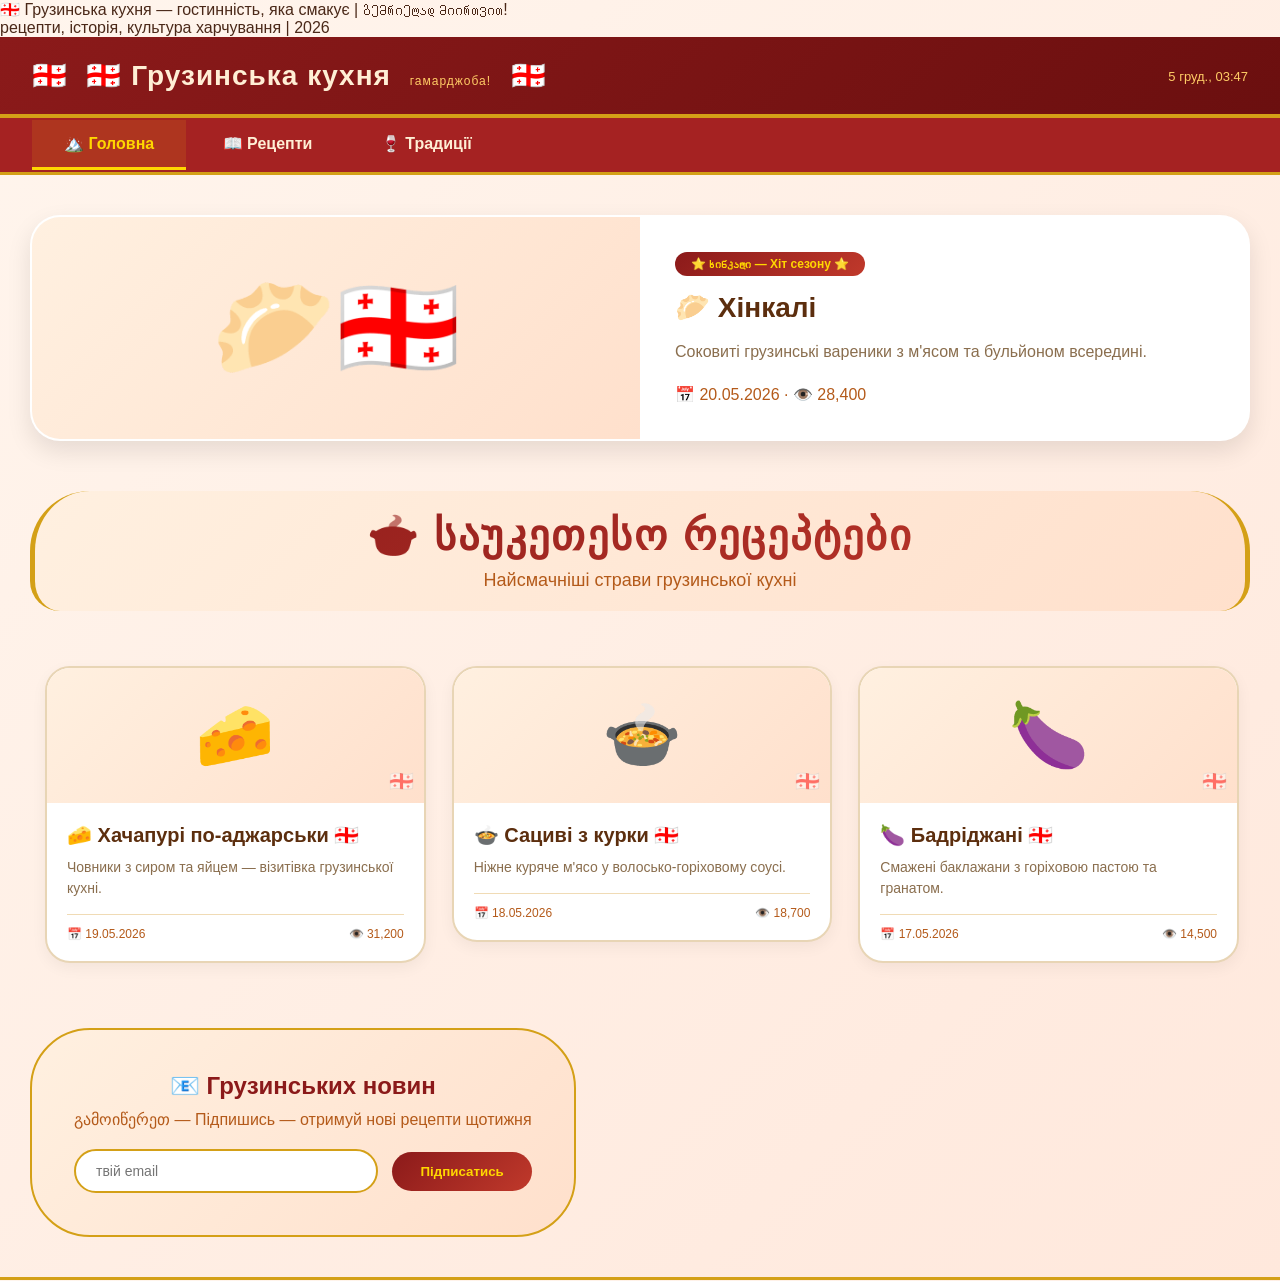
<file: index.html>
<!DOCTYPE html>
<html lang="uk">
<head>
    <meta charset="UTF-8">
    <meta name="viewport" content="width=device-width, initial-scale=1.0">
    <title>🇬🇪 Грузинська кухня — хінкалі, хачапурі, сациві</title>
    <link rel="stylesheet" href="style.css">
</head>
<body>

<table class="site-table">
    <tr class="header-row">
        <td class="header-content">
            <table width="100%">
                <tr>
                    <td align="left">
                        <span class="flag-decoration">🇬🇪</span>
                        <span class="logo" onclick="location.href='index.html'">🇬🇪 Грузинська кухня <small>гамарджоба!</small></span>
                        <span class="flag-decoration" style="margin-left:15px;">🇬🇪</span>
                    </td>
                    <td align="right"><span class="date-time" id="currentDateTime"></span></td>
                </tr>
            </table>
        </td>
    </tr>

    <tr class="tabs-row">
        <td class="tabs-cell">
            <table class="tabs-table">
                <tr>
                    <td align="center">
                        <a href="index.html" class="tab-btn active">🏔️ Головна</a>
                        <a href="recipes.html" class="tab-btn">📖 Рецепти</a>
                        <a href="traditions.html" class="tab-btn">🍷 Традиції</a>
                    </td>
                </tr>
            </table>
        </td>
    </tr>

    <tr>
        <td class="main-content">
            <table class="featured-table" id="featuredRecipe"></table>

            <div class="category-header">
                <h1>🍲 საუკეთესო რეცეპტები</h1>
                <p>Найсмачніші страви грузинської кухні</p>
            </div>

            <table class="recipes-grid" id="popularRecipes"></table>

            <table class="subscribe">
                <tr>
                    <td align="center">
                        <h3>📧 Грузинських новин</h3>
                        <p>გამოიწერეთ — Підпишись — отримуй нові рецепти щотижня</p>
                        <div class="subscribe-form">
                            <input type="email" id="subEmail" placeholder="твій email">
                            <button onclick="subscribeNews()">Підписатись</button>
                        </div>
                    </td>
                </tr>
            </table>
        </td>
    </tr>

    <tr class="footer">
        <tr>
            <p>🇬🇪 Грузинська кухня — гостинність, яка смакує | Გემრიელად მიირთვით!</p>
            <p>рецепти, історія, культура харчування | 2026</p>
        </td>
    </tr>
</table>

<div class="scroll-top" id="scrollTop" onclick="window.scrollTo({top:0, behavior:'smooth'})">↑</div>

<div id="modal" class="modal" onclick="if(event.target===this) closeModal()">
    <div class="modal-content">
        <div class="modal-header"><h2 id="modalTitle"></h2><span class="close-modal" onclick="closeModal()">&times;</span></div>
        <div class="modal-body" id="modalBody"></div>
    </div>
</div>

<script>
    const allRecipes = [
        { id: 1, title: "🥟 Хінкалі", excerpt: "Соковиті грузинські вареники з м'ясом та бульйоном всередині.", content: "Тісто: борошно 500г, вода 200мл, сіль, олія. Начинка: яловичина 300г, свинина 200г, цибуля 2шт, кінза, перець, сіль, вода 100мл. Замісити тісто, розкачати. Додати начинку, защипати зверху хвостиком. Варити у киплячій воді 12-15 хвилин. Подавати з меленим чорним перцем. Გემრიელად მიირთვით!", emoji: "🥟", date: "2026-05-20", views: 28400, category: "Рецепт" },
        { id: 2, title: "🧀 Хачапурі по-аджарськи", excerpt: "Човники з сиром та яйцем — візитівка грузинської кухні.", content: "Тісто: борошно 400г, вода 200мл, дріжджі 7г, цукор, сіль. Начинка: сулугуні 300г, адигейський сир 200г, яйце 2шт, вершкове масло 50г. Випікати 15 хвилин при 200°C, потім додати яйце і ще на 5 хвилин. Подавати з вершковим маслом.", emoji: "🧀", date: "2026-05-19", views: 31200, category: "Рецепт" },
        { id: 3, title: "🍲 Сациві з курки", excerpt: "Ніжне куряче м'ясо у волосько-горіховому соусі.", content: "Курка 1.5кг вариться, потім обсмажується. Соус: волоські горіхи 300г, часник 4 зубчики, хмелі-сунелі 1ст.л., шафран, курячий бульйон 500мл. Залити соусом курку, варити 15 хвилин. Подавати охолодженим.", emoji: "🍲", date: "2026-05-18", views: 18700, category: "Рецепт" },
        { id: 4, title: "🍆 Бадріджані", excerpt: "Смажені баклажани з горіховою пастою та гранатом.", content: "Баклажани 4шт нарізати вздовж, обсмажити. Начинка: волоські горіхи 200г, часник 3 зубчики, кінза, хмелі-сунелі 1ч.л., винний оцет 1ст.л. Намазати начинку на баклажани, згорнути рулетом. Прикрасити зернами граната.", emoji: "🍆", date: "2026-05-17", views: 14500, category: "Рецепт" }
    ];

    const featured = allRecipes[0];
    const popular = [allRecipes[1], allRecipes[2], allRecipes[3]];

    function formatDate(dateStr) {
        const d = new Date(dateStr);
        return d.getDate().toString().padStart(2,'0') + '.' + (d.getMonth()+1).toString().padStart(2,'0') + '.' + d.getFullYear();
    }

    function openModal(item) {
        document.getElementById('modalTitle').innerHTML = item.title;
        document.getElementById('modalBody').innerHTML = 
            '<div class="modal-emoji">' + item.emoji + '</div>' +
            '<div class="modal-meta"><span>📅 ' + formatDate(item.date) + '</span><span>👁️ ' + item.views.toLocaleString() + '</span><span>📌 ' + item.category + '</span><span>🇬🇪</span></div>' +
            '<p style="line-height:1.6; color:#5c2e0e;">' + item.content + '</p>';
        document.getElementById('modal').style.display = 'block';
    }

    function closeModal() {
        document.getElementById('modal').style.display = 'none';
    }

    function subscribeNews() {
        const email = document.getElementById('subEmail').value;
        if(email) alert('🇬🇪 გამარჯვება! На ' + email + ' надіслано підтвердження.');
        else alert('Введи email');
    }

    function renderFeatured() {
        document.getElementById('featuredRecipe').innerHTML = 
            '<tr><td class="featured-emoji-cell">🥟🇬🇪</td>' +
            '<td class="featured-content-cell">' +
            '<div class="featured-badge">⭐ Ხინკალი — Хіт сезону ⭐</div>' +
            '<div class="featured-title">' + featured.title + '</div>' +
            '<div class="featured-excerpt">' + featured.excerpt + '</div>' +
            '<div><span style="color:#b45a1a;">📅 ' + formatDate(featured.date) + ' · 👁️ ' + featured.views.toLocaleString() + '</span></div>' +
            '</td></tr>';
        document.querySelector('.featured-table').onclick = () => openModal(featured);
    }

    function renderPopular() {
        let html = '<tr>';
        for(let i = 0; i < popular.length; i++) {
            const r = popular[i];
            html += '<td width="33%"><div class="recipe-card" onclick="openModal(popular[' + i + '])">' +
                '<div class="recipe-emoji">' + r.emoji + '</div>' +
                '<div class="recipe-content">' +
                '<div class="recipe-title">' + r.title + ' 🇬🇪</div>' +
                '<div class="recipe-excerpt">' + r.excerpt + '</div>' +
                '<div class="recipe-meta">' +
                '<span>📅 ' + formatDate(r.date) + '</span>' +
                '<span>👁️ ' + r.views.toLocaleString() + '</span>' +
                '</div></div></div></td>';
            if((i+1) % 3 === 0 && i+1 < popular.length) html += '</tr><tr>';
        }
        html += '</tr>';
        document.getElementById('popularRecipes').innerHTML = html;
    }

    function updateDateTime() {
        const d = new Date();
        document.getElementById('currentDateTime').innerHTML = d.toLocaleString('uk-UA', { hour:'2-digit', minute:'2-digit', day:'numeric', month:'short' });
    }

    setInterval(updateDateTime, 1000);
    updateDateTime();
    renderFeatured();
    renderPopular();

    window.addEventListener('scroll', function() {
        const el = document.getElementById('scrollTop');
        if(window.scrollY > 300) el.classList.add('show');
        else el.classList.remove('show');
    });
</script>
</body>
</html>
</file>
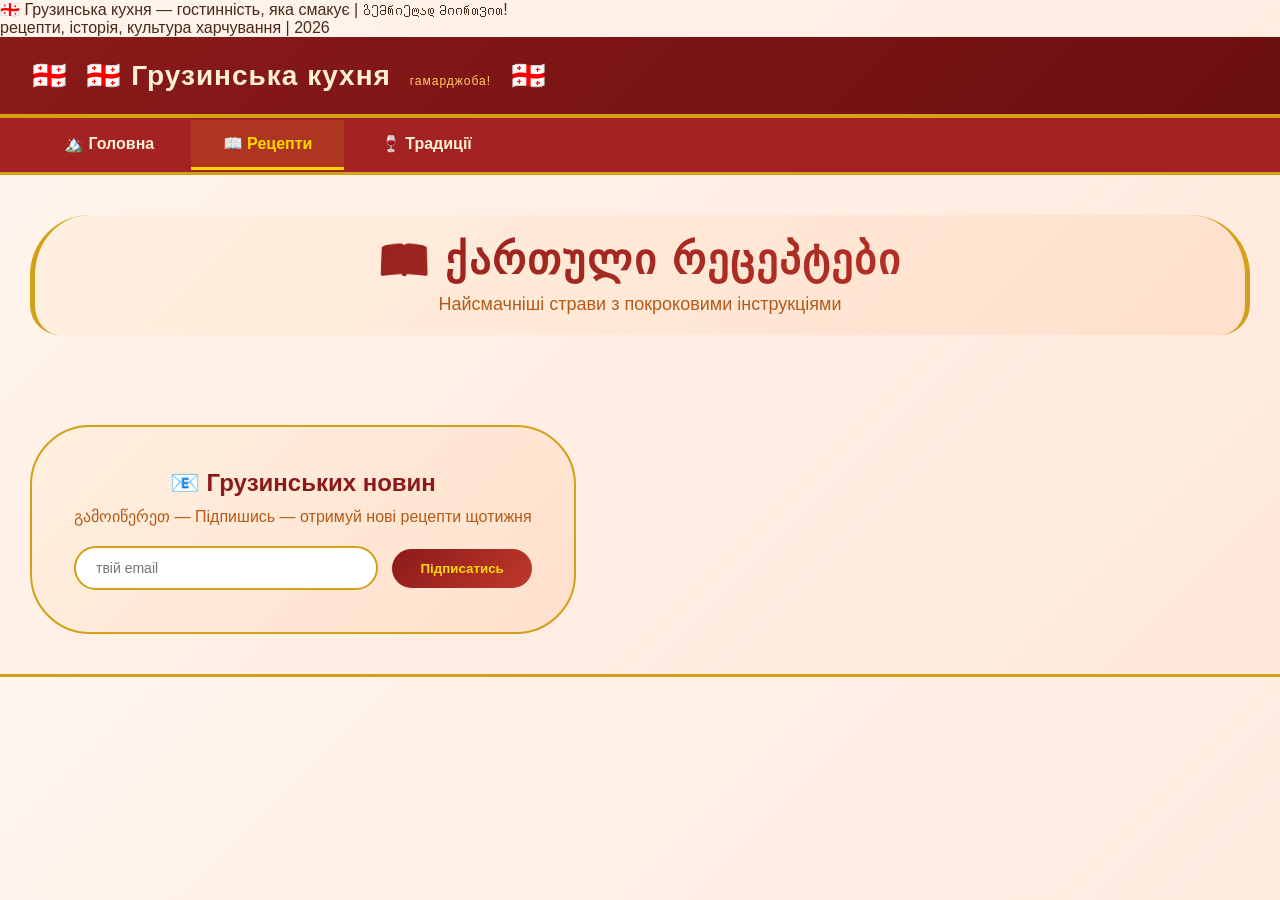
<file: recipes.html>
<!DOCTYPE html>
<html lang="uk">
<head>
    <meta charset="UTF-8">
    <meta name="viewport" content="width=device-width, initial-scale=1.0">
    <title>📖 Рецепти | Грузинська кухня</title>
    <link rel="stylesheet" href="style.css">
</head>
<body>

<table class="site-table">
    <tr class="header-row">
        <td class="header-content">
            <table width="100%">
                <tr>
                    <td align="left">
                        <span class="flag-decoration">🇬🇪</span>
                        <span class="logo" onclick="location.href='index.html'">🇬🇪 Грузинська кухня <small>гамарджоба!</small></span>
                        <span class="flag-decoration" style="margin-left:15px;">🇬🇪</span>
                    </td>
                    <td align="right"><span class="date-time" id="currentDateTime"></span></td>
                </tr>
            </table>
        </td>
    </tr>

    <tr class="tabs-row">
        <td class="tabs-cell">
            <table class="tabs-table">
                <tr>
                    <td align="center">
                        <a href="index.html" class="tab-btn">🏔️ Головна</a>
                        <a href="recipes.html" class="tab-btn active">📖 Рецепти</a>
                        <a href="traditions.html" class="tab-btn">🍷 Традиції</a>
                    </td>
                </tr>
            </table>
        </td>
    </tr>

    <tr>
        <td class="main-content">
            <div class="category-header">
                <h1>📖 ქართული რეცეპტები</h1>
                <p>Найсмачніші страви з покроковими інструкціями</p>
            </div>

            <table class="recipes-grid" id="allRecipes"></table>

            <table class="subscribe">
                <tr>
                    <td align="center">
                        <h3>📧 Грузинських новин</h3>
                        <p>გამოიწერეთ — Підпишись — отримуй нові рецепти щотижня</p>
                        <div class="subscribe-form">
                            <input type="email" id="subEmail" placeholder="твій email">
                            <button onclick="subscribeNews()">Підписатись</button>
                        </div>
                    </td>
                </tr>
            </table>
        </td>
    </tr>

    <tr class="footer">
        <tr>
            <p>🇬🇪 Грузинська кухня — гостинність, яка смакує | Გემრიელად მიირთვით!</p>
            <p>рецепти, історія, культура харчування | 2026</p>
        </td>
    </tr>
</table>

<div class="scroll-top" id="scrollTop" onclick="window.scrollTo({top:0, behavior:'smooth'})">↑</div>

<div id="modal" class="modal" onclick="if(event.target===this) closeModal()">
    <div class="modal-content">
        <div class="modal-header"><h2 id="modalTitle"></h2><span class="close-modal" onclick="closeModal()">&times;</span></div>
        <div class="modal-body" id="modalBody"></div>
    </div>
</div>

<script>
    const allRecipes = [
        { id: 1, title: "🥟 Хінкалі", excerpt: "Соковиті грузинські вареники з м'ясом та бульйоном всередині.", content: "Тісто: борошно 500г, вода 200мл, сіль, олія. Начинка: яловичина 300г, свинина 200г, цибуля 2шт, кінза, перець, сіль, вода 100мл. Замісити тісто, розкачати. Додати начинку, защипати зверху хвостиком. Варити у киплячій воді 12-15 хвилин. Подавати з меленим чорним перцем. Გემრიელად მიირთვით!", emoji: "🥟", date: "2026-05-20", views: 28400, category: "Рецепт" },
        { id: 2, title: "🧀 Хачапурі по-аджарськи", excerpt: "Човники з сиром та яйцем — візитівка грузинської кухні.", content: "Тісто: борошно 400г, вода 200мл, дріжджі 7г, цукор, сіль. Начинка: сулугуні 300г, адигейський сир 200г, яйце 2шт, вершкове масло 50г. Випікати 15 хвилин при 200°C, потім додати яйце і ще на 5 хвилин. Подавати з вершковим маслом.", emoji: "🧀", date: "2026-05-19", views: 31200, category: "Рецепт" },
        { id: 3, title: "🍲 Сациві з курки", excerpt: "Ніжне куряче м'ясо у волосько-горіховому соусі.", content: "Курка 1.5кг вариться, потім обсмажується. Соус: волоські горіхи 300г, часник 4 зубчики, хмелі-сунелі 1ст.л., шафран, курячий бульйон 500мл. Залити соусом курку, варити 15 хвилин. Подавати охолодженим.", emoji: "🍲", date: "2026-05-18", views: 18700, category: "Рецепт" },
        { id: 4, title: "🍆 Бадріджані", excerpt: "Смажені баклажани з горіховою пастою та гранатом.", content: "Баклажани 4шт нарізати вздовж, обсмажити. Начинка: волоські горіхи 200г, часник 3 зубчики, кінза, хмелі-сунелі 1ч.л., винний оцет 1ст.л. Намазати начинку на баклажани, згорнути рулетом. Прикрасити зернами граната.", emoji: "🍆", date: "2026-05-17", views: 14500, category: "Рецепт" },
        { id: 5, title: "🍖 Шашлик по-грузинськи", excerpt: "Соковите м'ясо, мариноване у винному оцті з травами.", content: "Свинина або яловичина 1.5кг нарізати шматками. Маринад: винний оцет 100мл, цибуля 3шт, кінза, петрушка, хмелі-сунелі, сіль, перець. Маринувати 6-8 годин. Смажити на вугіллі 15-20 хвилин.", emoji: "🍖", date: "2026-05-16", views: 22200, category: "Рецепт" },
        { id: 6, title: "🍯 Чурчхела", excerpt: "Грузинський десерт із виноградного соку та горіхів.", content: "Горіхи (волоські, фундук) нанизати на нитку. Виноградний сік (пеламуш) уварювати з борошном 1 годину. Вмочити нитки з горіхами в суміш, повторити 3-5 разів. Сушити 2 тижні.", emoji: "🍯", date: "2026-05-15", views: 16800, category: "Рецепт" }
    ];

    function formatDate(dateStr) {
        const d = new Date(dateStr);
        return d.getDate().toString().padStart(2,'0') + '.' + (d.getMonth()+1).toString().padStart(2,'0') + '.' + d.getFullYear();
    }

    function openModal(item) {
        document.getElementById('modalTitle').innerHTML = item.title;
        document.getElementById('modalBody').innerHTML = 
            '<div class="modal-emoji">' + item.emoji + '</div>' +
            '<div class="modal-meta"><span>📅 ' + formatDate(item.date) + '</span><span>👁️ ' + item.views.toLocaleString() + '</span><span>📌 ' + item.category + '</span><span>🇬🇪</span></div>' +
            '<p style="line-height:1.6; color:#5c2e0e;">' + item.content + '</p>';
        document.getElementById('modal').style.display = 'block';
    }

    function closeModal() {
        document.getElementById('modal').style.display = 'none';
    }

    function subscribeNews() {
        const email = document.getElementById('subEmail').value;
        if(email) alert('🇬🇪 გამარჯვება! На ' + email + ' надіслано підтвердження.');
        else alert('Введи email');
    }

    function renderAllRecipes() {
        let html = '<tr>';
        for(let i = 0; i < allRecipes.length; i++) {
            const r = allRecipes[i];
            html += '<td width="33%"><div class="recipe-card" onclick="openModal
</file>
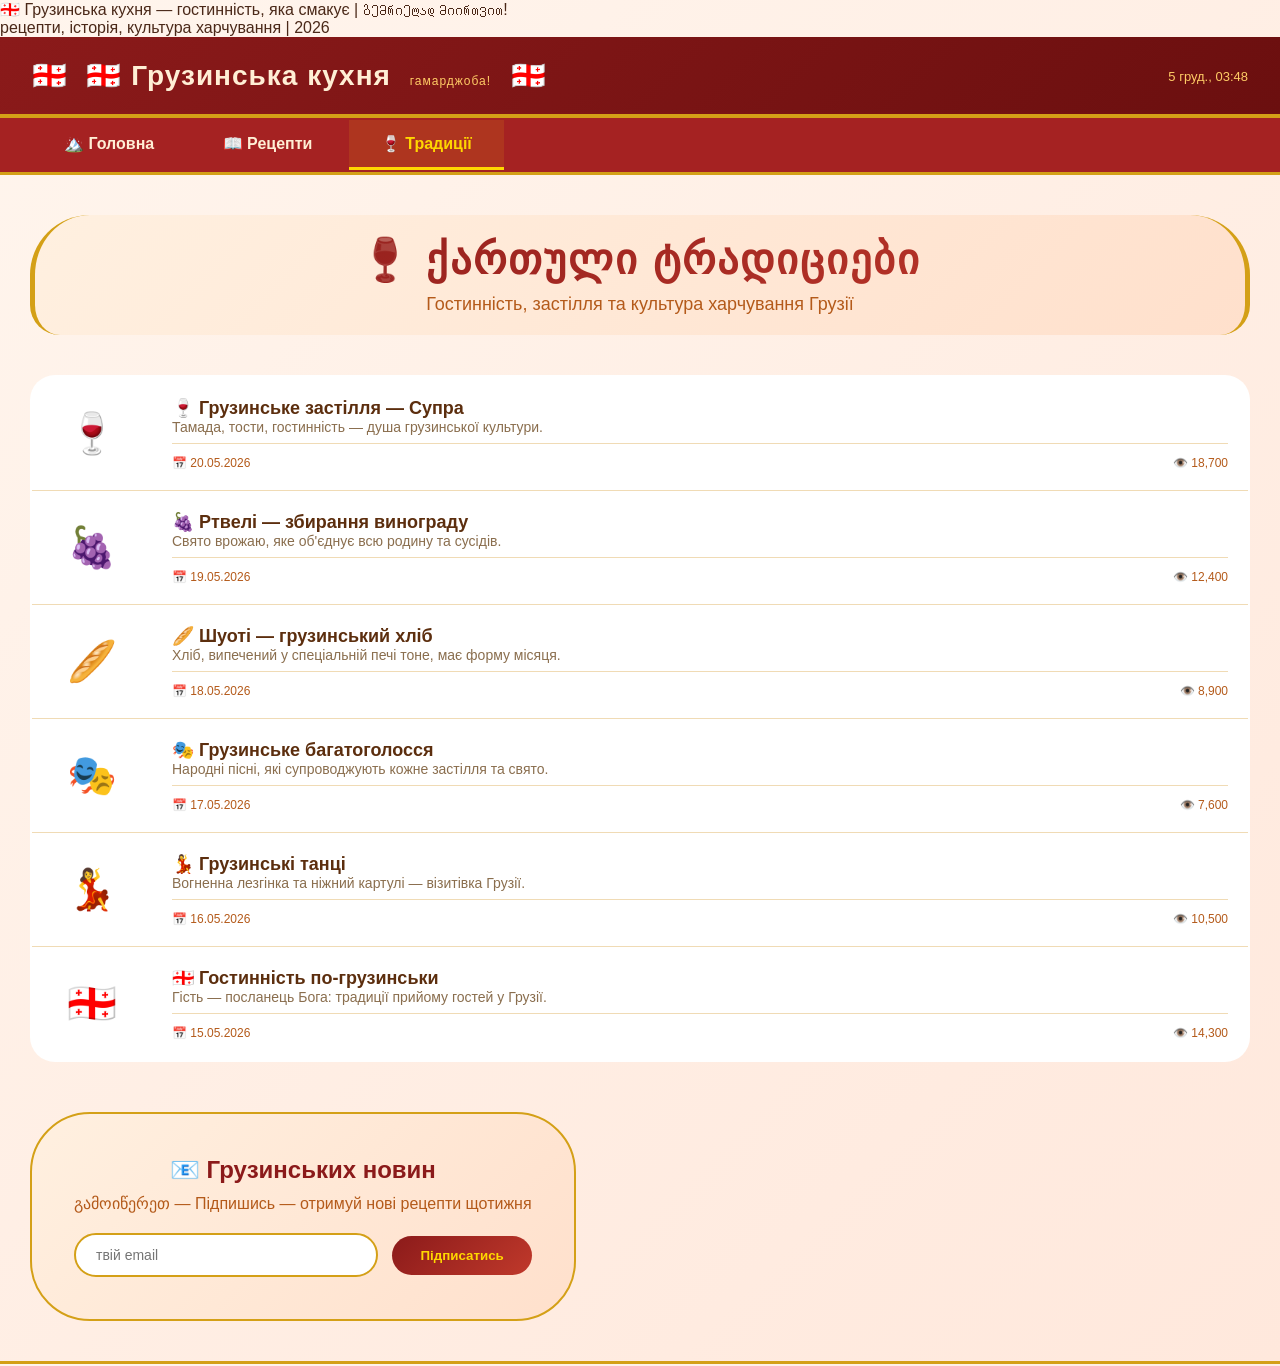
<file: traditions.html>
<!DOCTYPE html>
<html lang="uk">
<head>
    <meta charset="UTF-8">
    <meta name="viewport" content="width=device-width, initial-scale=1.0">
    <title>🍷 Традиції | Грузинська кухня</title>
    <link rel="stylesheet" href="style.css">
</head>
<body>

<table class="site-table">
    <tr class="header-row">
        <td class="header-content">
            <table width="100%">
                <tr>
                    <td align="left">
                        <span class="flag-decoration">🇬🇪</span>
                        <span class="logo" onclick="location.href='index.html'">🇬🇪 Грузинська кухня <small>гамарджоба!</small></span>
                        <span class="flag-decoration" style="margin-left:15px;">🇬🇪</span>
                    </td>
                    <td align="right"><span class="date-time" id="currentDateTime"></span></td>
                </tr>
            </table>
        </td>
    </tr>

    <tr class="tabs-row">
        <td class="tabs-cell">
            <table class="tabs-table">
                <tr>
                    <td align="center">
                        <a href="index.html" class="tab-btn">🏔️ Головна</a>
                        <a href="recipes.html" class="tab-btn">📖 Рецепти</a>
                        <a href="traditions.html" class="tab-btn active">🍷 Традиції</a>
                    </td>
                </tr>
            </table>
        </td>
    </tr>

    <tr>
        <td class="main-content">
            <div class="category-header">
                <h1>🍷 ქართული ტრადიციები</h1>
                <p>Гостинність, застілля та культура харчування Грузії</p>
            </div>

            <table class="traditions-list" id="traditionsList"><tr>

            <table class="subscribe">
                <tr>
                    <td align="center">
                        <h3>📧 Грузинських новин</h3>
                        <p>გამოიწერეთ — Підпишись — отримуй нові рецепти щотижня</p>
                        <div class="subscribe-form">
                            <input type="email" id="subEmail" placeholder="твій email">
                            <button onclick="subscribeNews()">Підписатись</button>
                        </div>
                    </td>
                </tr>
            </table>
        </td>
    </tr>

    <tr class="footer">
        <tr>
            <p>🇬🇪 Грузинська кухня — гостинність, яка смакує | Გემრიელად მიირთვით!</p>
            <p>рецепти, історія, культура харчування | 2026</p>
        </td>
    </tr>
</table>

<div class="scroll-top" id="scrollTop" onclick="window.scrollTo({top:0, behavior:'smooth'})">↑</div>

<div id="modal" class="modal" onclick="if(event.target===this) closeModal()">
    <div class="modal-content">
        <div class="modal-header"><h2 id="modalTitle"></h2><span class="close-modal" onclick="closeModal()">&times;</span></div>
        <div class="modal-body" id="modalBody"></div>
    </div>
</div>

<script>
    const traditions = [
        {
            id: 1,
            title: "🍷 Грузинське застілля — Супра",
            excerpt: "Тамада, тости, гостинність — душа грузинської культури.",
            content: "Грузинське застілля — це не просто їжа, а ціла філософія. Тамада веде бенкет, виголошуючи тости за мир, дружбу, родину, кохання, гостинність та пам'ять предків. Традиційно гості сидять за великим столом, наповненим стравами: сациві, хінкалі, хачапурі, шашлик, лобіо. Жодне застілля не обходиться без вина. Гостинність для грузинів — священне поняття: 'Старійшини кажуть, що гість — посланець Бога'. Застілля може тривати годинами, а то й до ранку, під супра — спів народних пісень.",
            emoji: "🍷",
            date: "2026-05-20",
            views: 18700,
            category: "Традиція"
        },
        {
            id: 2,
            title: "🍇 Ртвелі — збирання винограду",
            excerpt: "Свято врожаю, яке об'єднує всю родину та сусідів.",
            content: "Ртвелі — традиційне грузинське свято збору винограду. Воно відбувається восени, зазвичай у вересні-жовтні. Вся родина, сусіди та друзі збираються разом, щоб зібрати виноград та приготувати вино. Це день радості, пісень, танців та, звісно ж, смачної їжі. Після роботи всі сідають за святковий стіл. Вино, зроблене власноруч у глиняних глечиках — квеврі, вважається найкращим. Традиція квеврі навіть включена до списку нематеріальної спадщини ЮНЕСКО.",
            emoji: "🍇",
            date: "2026-05-19",
            views: 12400,
            category: "Традиція"
        },
        {
            id: 3,
            title: "🥖 Шуоті — грузинський хліб",
            excerpt: "Хліб, випечений у спеціальній печі тоне, має форму місяця.",
            content: "Шуоті — це традиційний грузинський хліб, який випікають у глиняній печі тоне. Він має витягнуту форму, схожу на півмісяць. Хліб випікають прямо на стінках печі, тому він має хрустку скоринку та м'яку середину. Шуоті подають до майже кожної страви. У Грузії існує традиція: ламати хліб разом — символ миру та злагоди. Жодне застілля не починається без хліба. Існує також повір'я, що той, хто випікає хліб, передає йому частинку своєї душі.",
            emoji: "🥖",
            date: "2026-05-18",
            views: 8900,
            category: "Традиція"
        },
        {
            id: 4,
            title: "🎭 Грузинське багатоголосся",
            excerpt: "Народні пісні, які супроводжують кожне застілля та свято.",
            content: "Грузинське багатоголосся — унікальне явище, визнане ЮНЕСКО шедевром усної нематеріальної спадщини. Існує три види багатоголосся: східногрузинське (діалог трьох голосів), західногрузинське та сванеське. На кожному застіллі гості співають народні пісні. Особливо відомі пісні 'Чакруло', 'Мравалжамієр', 'Суліко'. Співають і чоловіки, і жінки. Традиція передається з покоління в покоління, і жодна урочистість не обходиться без живого співу.",
            emoji: "🎭",
            date: "2026-05-17",
            views: 7600,
            category: "Традиція"
        },
        {
            id: 5,
            title: "💃 Грузинські танці",
            excerpt: "Вогненна лезгінка та ніжний картулі — візитівка Грузії.",
            content: "Грузинські народні танці вражають своєю грацією та енергією. Найвідоміші — 'Картулі' (ніжний танець закоханих, де чоловік танцює навколо жінки, не торкаючись її) та 'Лезгінка' (швидкий чоловічий танець на пальцях). Також відомі танець 'Хоруми' — древній войовничий танець, та 'Саміка' — жіночий танець зі свічками. Танці супроводжують усі свята: весілля, дні народження, національні фестивалі. Національний балет 'Сухішвілі' відомий на весь світ.",
            emoji: "💃",
            date: "2026-05-16",
            views: 10500,
            category: "Традиція"
        },
        {
            id: 6,
            title: "🇬🇪 Гостинність по-грузинськи",
            excerpt: "Гість — посланець Бога: традиції прийому гостей у Грузії.",
            content: "У Грузії існує прислів'я: 'Гість — посланець Бога'. Тому кожного гостя зустрічають з особливою пошаною. Гостя саджають на найпочесніше місце — 'деда' (найкраще місце за столом). Його пригощають найкращими стравами та вином. Хазяїн особисто нарізає м'ясо та пригощає гостя. Відмовитися від частування вважається образою. Гість не повинен йти голодним. Навіть якщо гість зайшов на хвилину, йому обов'язково запропонують каву, чай або вино та частування.",
            emoji: "🇬🇪",
            date: "2026-05-15",
            views: 14300,
            category: "Традиція"
        }
    ];

    function formatDate(dateStr) {
        const d = new Date(dateStr);
        return d.getDate().toString().padStart(2,'0') + '.' + (d.getMonth()+1).toString().padStart(2,'0') + '.' + d.getFullYear();
    }

    function openModal(item) {
        document.getElementById('modalTitle').innerHTML = item.title;
        document.getElementById('modalBody').innerHTML = 
            '<div class="modal-emoji">' + item.emoji + '</div>' +
            '<div class="modal-meta">' +
                '<span>📅 ' + formatDate(item.date) + '</span>' +
                '<span>👁️ ' + item.views.toLocaleString() + '</span>' +
                '<span>📌 ' + item.category + '</span>' +
                '<span>🇬🇪</span>' +
            '</div>' +
            '<p style="line-height:1.6; color:#5c2e0e;">' + item.content + '</p>';
        document.getElementById('modal').style.display = 'block';
    }

    function closeModal() {
        document.getElementById('modal').style.display = 'none';
    }

    function subscribeNews() {
        const email = document.getElementById('subEmail').value;
        if(email) {
            alert('🇬🇪 გამარჯვება! На ' + email + ' надіслано підтвердження.');
        } else {
            alert('Введи email');
        }
    }

    function renderTraditions() {
        let html = '';
        for (let i = 0; i < traditions.length; i++) {
            const t = traditions[i];
            html += '<tr class="tradition-item" onclick="openModal(traditions[' + i + '])">';
            html += '<td class="tradition-emoji" align="center">' + t.emoji + '</td>';
            html += '<td>';
            html += '<div class="tradition-title">' + t.title + '</div>';
            html += '<div class="tradition-excerpt">' + t.excerpt + '</div>';
            html += '<div class="recipe-meta" style="margin-top:8px;">';
            html += '<span>📅 ' + formatDate(t.date) + '</span>';
            html += '<span>👁️ ' + t.views.toLocaleString() + '</span>';
            html += '</div>';
            html += '</td>';
            html += '</tr>';
        }
        document.getElementById('traditionsList').innerHTML = html;
    }

    function updateDateTime() {
        const d = new Date();
        const options = { hour: '2-digit', minute: '2-digit', day: 'numeric', month: 'short' };
        document.getElementById('currentDateTime').innerHTML = d.toLocaleString('uk-UA', options);
    }

    setInterval(updateDateTime, 1000);
    updateDateTime();
    renderTraditions();

    window.addEventListener('scroll', function() {
        const el = document.getElementById('scrollTop');
        if(window.scrollY > 300) {
            el.classList.add('show');
        } else {
            el.classList.remove('show');
        }
    });

    window.openModal = openModal;
    window.closeModal = closeModal;
    window.subscribeNews = subscribeNews;
    window.traditions = traditions;
</script>
</body>
</html>
</file>
<file: style.css>
* {
    margin: 0;
    padding: 0;
}

body {
    font-family: 'Segoe UI', Tahoma, Geneva, Verdana, sans-serif;
    background: linear-gradient(135deg, #fff5ed 0%, #ffe8dc 100%);
    color: #4a2818;
}

.site-table {
    width: 100%;
    border-collapse: collapse;
}

/* шапка з грузинським прапором */
.header-row {
    background: linear-gradient(135deg, #8b1a1a 0%, #6b0f0f 100%);
    border-bottom: 4px solid #d4a017;
    position: relative;
}

.header-content {
    padding: 20px 30px;
}

.flag-decoration {
    display: inline-block;
    margin-right: 15px;
    font-size: 28px;
    vertical-align: middle;
}

.logo {
    font-size: 28px;
    font-weight: bold;
    cursor: pointer;
    color: #ffefd5;
    text-decoration: none;
    letter-spacing: 1px;
    display: inline-block;
    vertical-align: middle;
}

.logo small {
    font-size: 12px;
    font-weight: normal;
    color: #ffcc66;
    margin-left: 10px;
}

.date-time {
    font-size: 13px;
    color: #ffcc66;
    text-align: right;
}

/* вкладки з грузинським акцентом */
.tabs-row {
    background: #a52222;
    border-bottom: 3px solid #d4a017;
}

.tabs-cell {
    padding: 0 30px;
}

.tab-btn {
    padding: 14px 32px;
    font-size: 16px;
    font-weight: 600;
    color: #ffefd5;
    text-decoration: none;
    display: inline-block;
    border-bottom: 3px solid transparent;
    transition: 0.3s;
}

.tab-btn:hover {
    color: #ffd700;
    background: rgba(255, 215, 0, 0.1);
}

.tab-btn.active {
    color: #ffd700;
    border-bottom: 3px solid #ffd700;
    background: rgba(255, 215, 0, 0.1);
}

/* основний контент */
.main-content {
    padding: 40px 30px;
    width: 100%;
    max-width: 1200px;
    margin: 0 auto;
}

/* заголовки з грузинським орнаментом */
.category-header {
    text-align: center;
    margin-bottom: 40px;
    padding: 20px;
    background: linear-gradient(135deg, #fff0e0, #ffe0cc);
    border-radius: 60px 60px 30px 30px;
    border-left: 5px solid #d4a017;
    border-right: 5px solid #d4a017;
}

.category-header h1 {
    font-size: 42px;
    font-weight: bold;
    background: linear-gradient(135deg, #8b1a1a, #c0392b);
    -webkit-background-clip: text;
    background-clip: text;
    color: transparent;
    margin-bottom: 10px;
    letter-spacing: 2px;
}

.category-header p {
    font-size: 18px;
    color: #b45a1a;
}

/* головна стаття */
.featured-table {
    width: 100%;
    border-collapse: collapse;
    background: #ffffff;
    border: 2px solid #d4a017;
    border-radius: 30px;
    overflow: hidden;
    margin-bottom: 50px;
    cursor: pointer;
    box-shadow: 0 10px 25px rgba(0, 0, 0, 0.1);
    transition: 0.3s;
}

.featured-table:hover {
    transform: scale(1.01);
    box-shadow: 0 15px 35px rgba(139, 26, 26, 0.2);
    border-color: #8b1a1a;
}

.featured-emoji-cell {
    background: linear-gradient(135deg, #fff0e0, #ffe0cc);
    text-align: center;
    font-size: 100px;
    padding: 50px;
    width: 50%;
}

.featured-content-cell {
    padding: 35px;
    vertical-align: middle;
    background: white;
}

.featured-badge {
    background: linear-gradient(135deg, #8b1a1a, #c0392b);
    color: #ffd700;
    padding: 5px 16px;
    border-radius: 30px;
    font-size: 12px;
    font-weight: bold;
    display: inline-block;
    margin-bottom: 15px;
}

.featured-title {
    font-size: 28px;
    font-weight: bold;
    margin-bottom: 15px;
    color: #5c2e0e;
}

.featured-excerpt {
    color: #8a6e4e;
    margin-bottom: 20px;
    line-height: 1.6;
}

/* сітка рецептів */
.recipes-grid {
    width: 100%;
    border-collapse: collapse;
    margin-bottom: 40px;
}

.recipes-grid td {
    padding: 15px;
    vertical-align: top;
}

.recipe-card {
    background: #ffffff;
    border: 2px solid #e8d5b5;
    border-radius: 25px;
    overflow: hidden;
    cursor: pointer;
    transition: 0.3s;
    width: 100%;
    box-shadow: 0 5px 15px rgba(0, 0, 0, 0.05);
}

.recipe-card:hover {
    transform: translateY(-8px);
    box-shadow: 0 15px 30px rgba(139, 26, 26, 0.15);
    border-color: #d4a017;
}

.recipe-emoji {
    background: linear-gradient(135deg, #fff0e0, #ffe0cc);
    text-align: center;
    font-size: 64px;
    padding: 30px;
    position: relative;
}

.recipe-emoji::after {
    content: "🇬🇪";
    position: absolute;
    bottom: 10px;
    right: 10px;
    font-size: 20px;
    opacity: 0.5;
}

.recipe-category {
    background: #8b1a1a;
    color: #ffd700;
    padding: 4px 12px;
    border-radius: 20px;
    font-size: 11px;
    display: inline-block;
    margin-top: 10px;
}

.recipe-content {
    padding: 20px;
}

.recipe-title {
    font-size: 20px;
    font-weight: bold;
    margin-bottom: 10px;
    color: #5c2e0e;
}

.recipe-excerpt {
    font-size: 14px;
    color: #8a6e4e;
    margin-bottom: 15px;
    line-height: 1.5;
}

.recipe-meta {
    display: flex;
    justify-content: space-between;
    font-size: 12px;
    color: #b45a1a;
    border-top: 1px solid #f0dbb5;
    padding-top: 12px;
}

/* список традицій */
.traditions-list {
    width: 100%;
    border-collapse: collapse;
    background: #ffffff;
    border: 2px solid #e8d5b5;
    border-radius: 25px;
    overflow: hidden;
    margin-bottom: 40px;
}

.traditions-list td {
    padding: 20px;
    border-bottom: 1px solid #f0dbb5;
}

.traditions-list tr:last-child td {
    border-bottom: none;
}

.tradition-item {
    cursor: pointer;
    transition: 0.2s;
}

.tradition-item:hover {
    background: linear-gradient(90deg, #fff5ed, #ffe8dc);
}

.tradition-emoji {
    font-size: 40px;
    text-align: center;
    width: 80px;
}

.tradition-title {
    font-size: 18px;
    font-weight: bold;
    color: #5c2e0e;
}

.tradition-excerpt {
    font-size: 14px;
    color: #8a6e4e;
}

/* підписка */
.subscribe {
    background: linear-gradient(135deg, #fff0e0, #ffe0cc);
    border: 2px solid #d4a017;
    border-radius: 60px;
    padding: 40px;
    text-align: center;
    margin-top: 50px;
}

.subscribe h3 {
    font-size: 24px;
    font-weight: bold;
    margin-bottom: 10px;
    color: #8b1a1a;
}

.subscribe p {
    color: #b45a1a;
    margin-bottom: 20px;
}

.subscribe-form input {
    padding: 12px 20px;
    border-radius: 40px;
    border: 2px solid #d4a017;
    width: 260px;
    font-size: 14px;
    font-family: inherit;
    margin-right: 10px;
    background: white;
}

.subscribe-form button {
    padding: 12px 28px;
    background: linear-gradient(135deg, #8b1a1a, #c0392b);
    color: #ffd700;
    border: none;
    border-radius: 40px;
    font-weight: bold;
    cursor: pointer;
    transition: 0.3s;
}

.subscribe-form button:hover {
    transform: scale(1.05);
    background: linear-gradient(135deg, #a52222, #d44a3a);
}

/* футер */
.footer {
    background: linear-gradient(135deg, #8b1a1a, #6b0f0f);
    padding: 30px;
    text-align: center;
    color: #ffcc66;
    font-size: 13px;
    border-top: 3px solid #d4a017;
}

/* кнопка вгору */
.scroll-top {
    position: fixed;
    bottom: 25px;
    right: 25px;
    background: linear-gradient(135deg, #8b1a1a, #c0392b);
    color: #ffd700;
    width: 45px;
    height: 45px;
    border-radius: 50%;
    text-align: center;
    line-height: 45px;
    cursor: pointer;
    opacity: 0;
    transition: 0.3s;
    font-size: 20px;
    border: 2px solid #d4a017;
}

.scroll-top.show {
    opacity: 1;
}

.scroll-top:hover {
    transform: scale(1.1);
    background: #a52222;
}

/* модальне вікно */
.modal {
    display: none;
    position: fixed;
    top: 0;
    left: 0;
    width: 100%;
    height: 100%;
    background: rgba(0, 0, 0, 0.85);
    z-index: 1000;
}

.modal-content {
    background: linear-gradient(135deg, #fffaf5, #fff0e0);
    max-width: 600px;
    width: 90%;
    margin: 80px auto;
    border-radius: 30px;
    overflow: auto;
    max-height: 80vh;
    border: 3px solid #d4a017;
}

.modal-header {
    padding: 20px;
    border-bottom: 2px solid #d4a017;
    display: flex;
    justify-content: space-between;
    align-items: center;
    background: linear-gradient(135deg, #fff0e0, #ffe0cc);
}

.modal-header h2 {
    color: #5c2e0e;
    font-size: 22px;
}

.close-modal {
    font-size: 28px;
    cursor: pointer;
    color: #b45a1a;
    transition: 0.2s;
}

.close-modal:hover {
    color: #8b1a1a;
    transform: scale(1.2);
}

.modal-body {
    padding: 25px;
}

.modal-emoji {
    font-size: 70px;
    text-align: center;
    padding: 20px;
    background: linear-gradient(135deg, #fff0e0, #ffe0cc);
    border-radius: 50px;
    position: relative;
}

.modal-emoji::after {
    content: "🇬🇪";
    position: absolute;
    bottom: 15px;
    right: 20px;
    font-size: 24px;
    opacity: 0.6;
}

.modal-meta {
    color: #b45a1a;
    font-size: 13px;
    margin: 15px 0;
    text-align: center;
}

.modal-meta span {
    margin: 0 10px;
}

@media (max-width: 768px) {
    .featured-table, .featured-table tr, .featured-table td {
        display: block;
        width: 100%;
    }
    .recipes-grid td {
        display: block;
        width: 100%;
    }
    .tab-btn {
        padding: 10px 16px;
        font-size: 13px;
    }
    .logo {
        font-size: 18px;
    }
    .flag-decoration {
        font-size: 20px;
    }
    .category-header h1 {
        font-size: 28px;
    }
}
</file>
